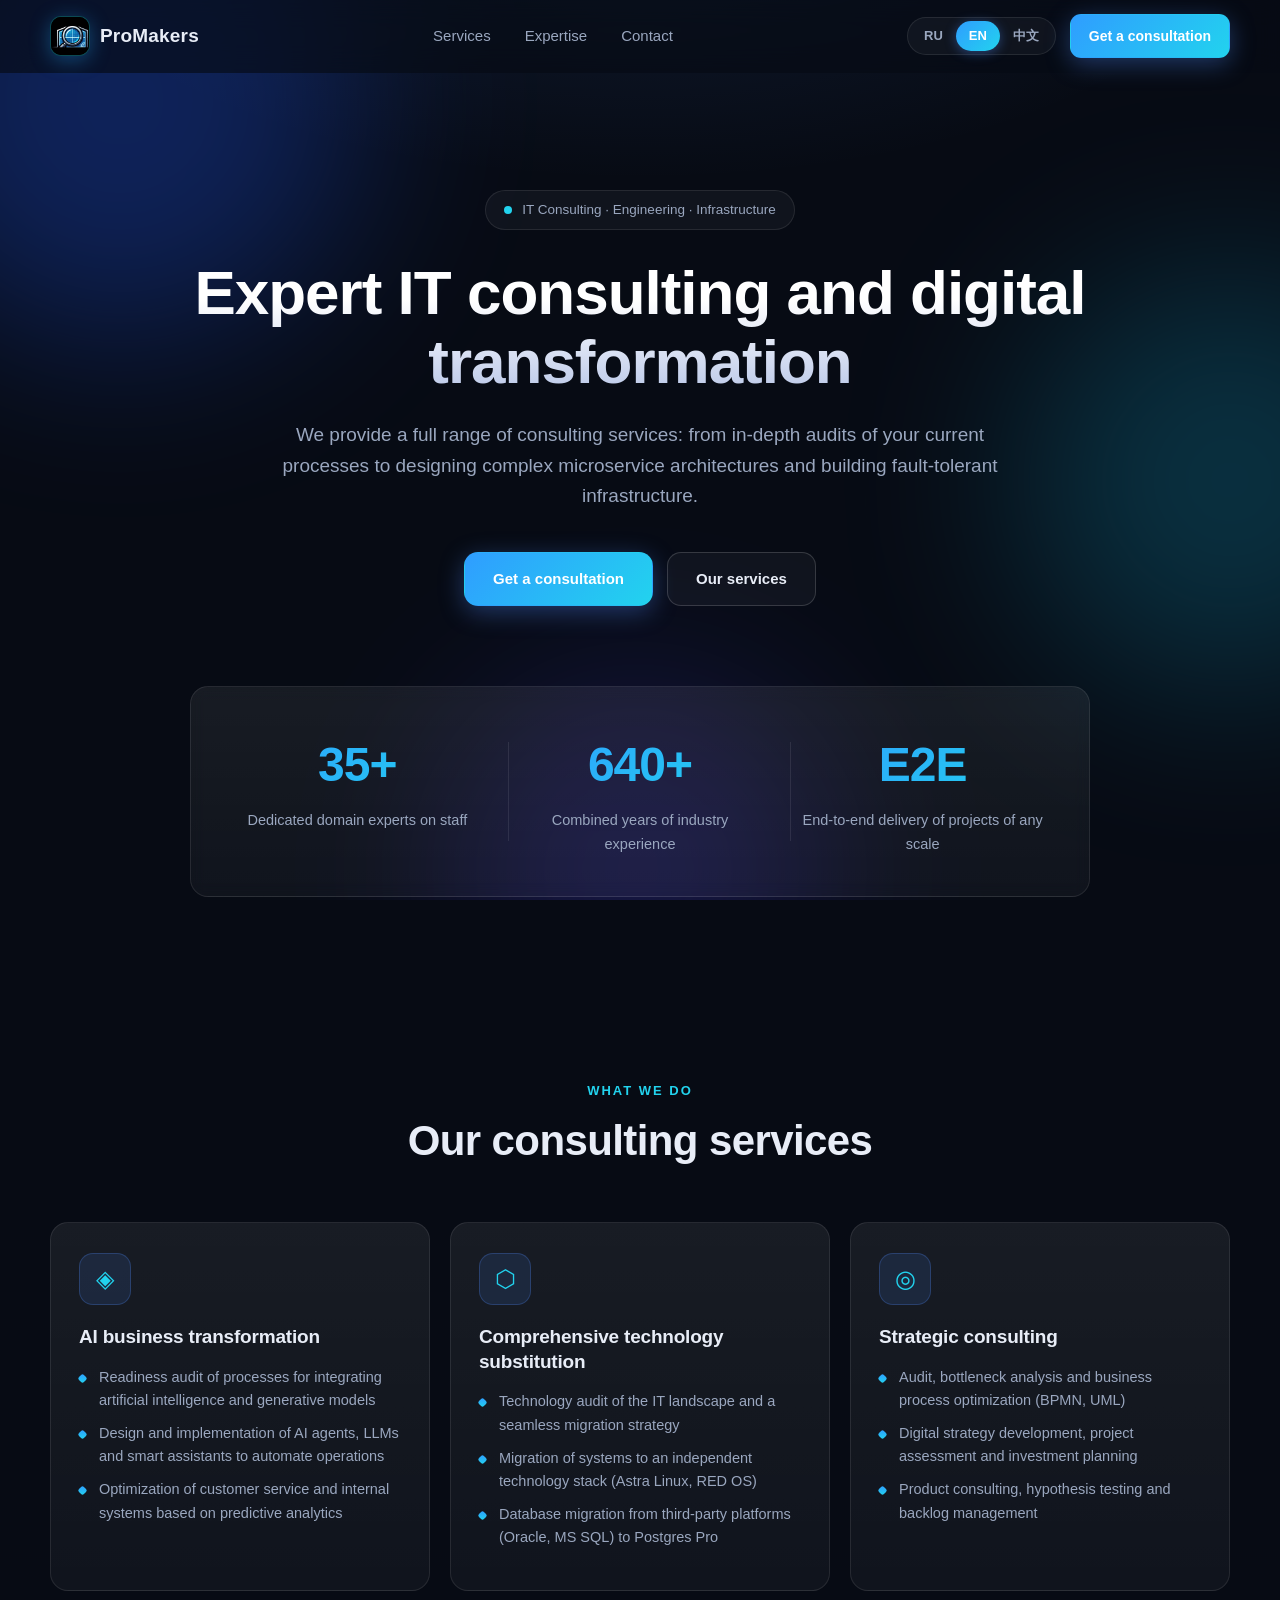
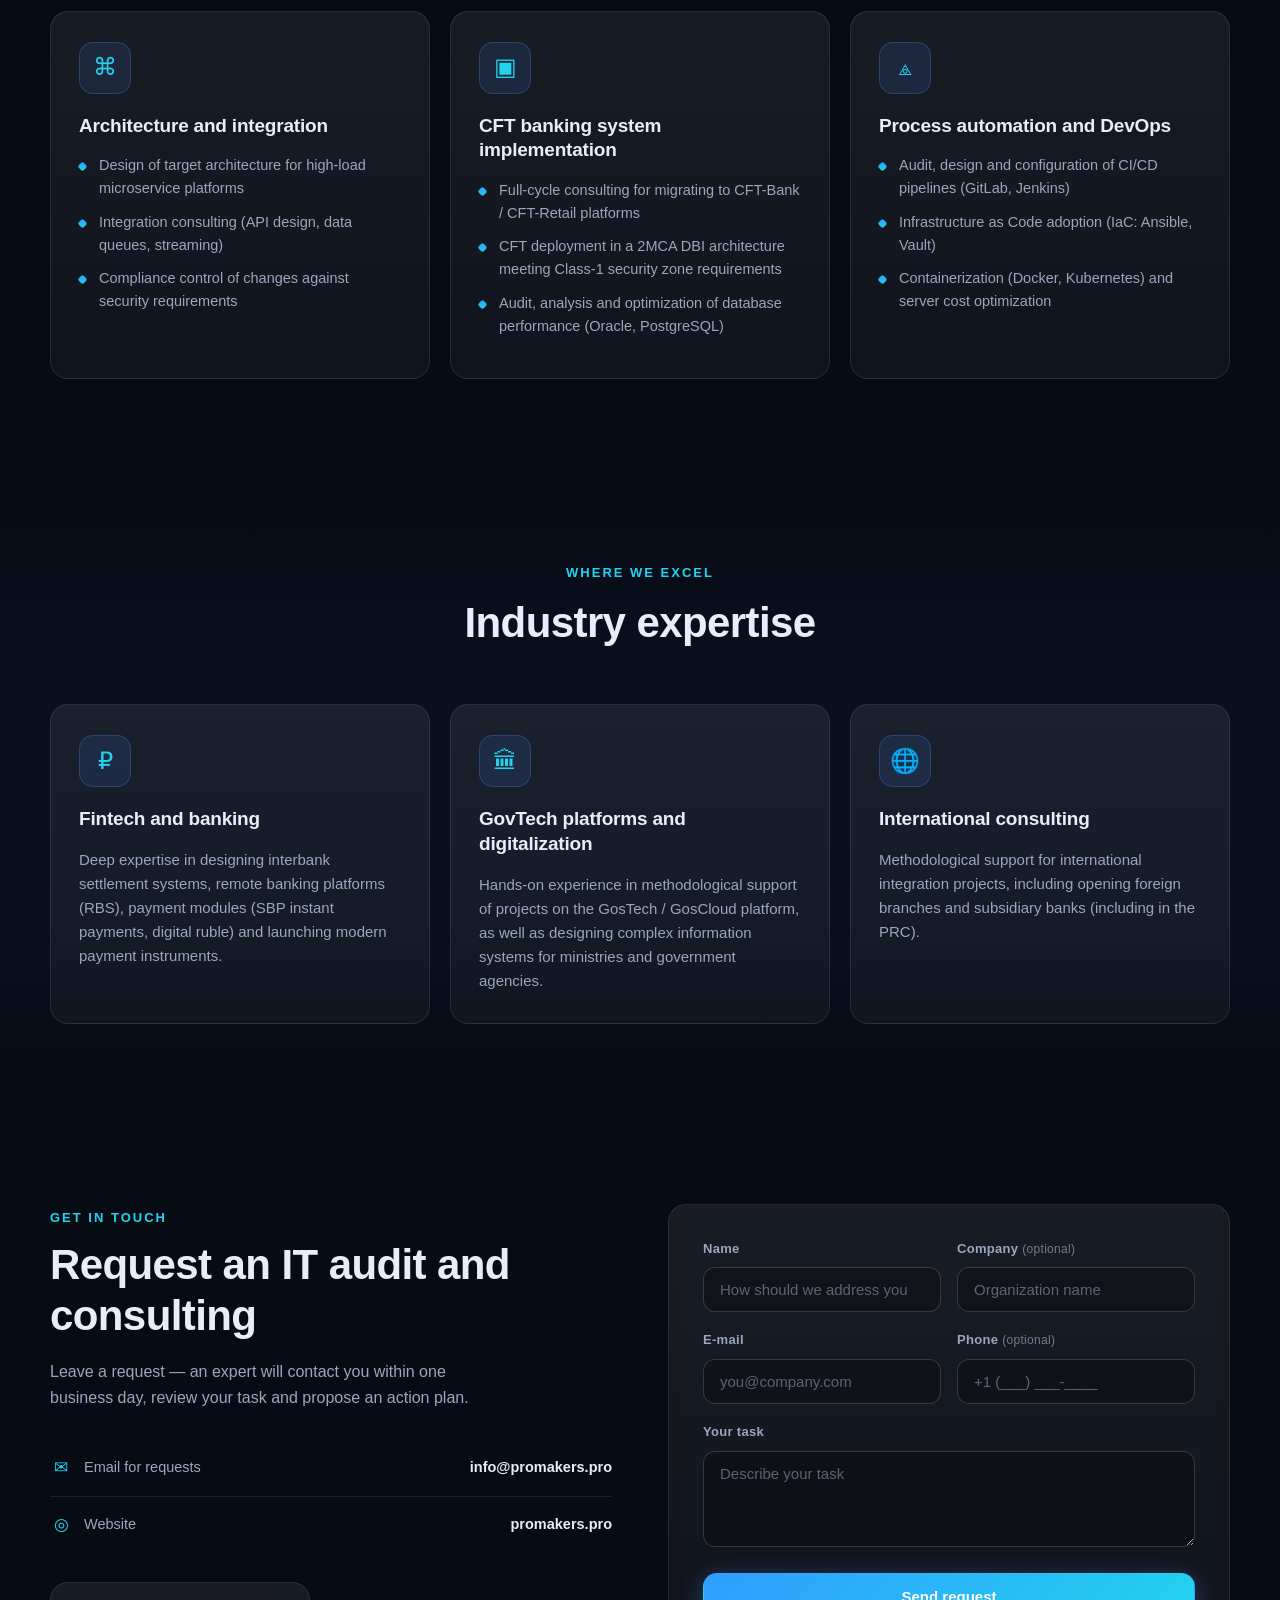
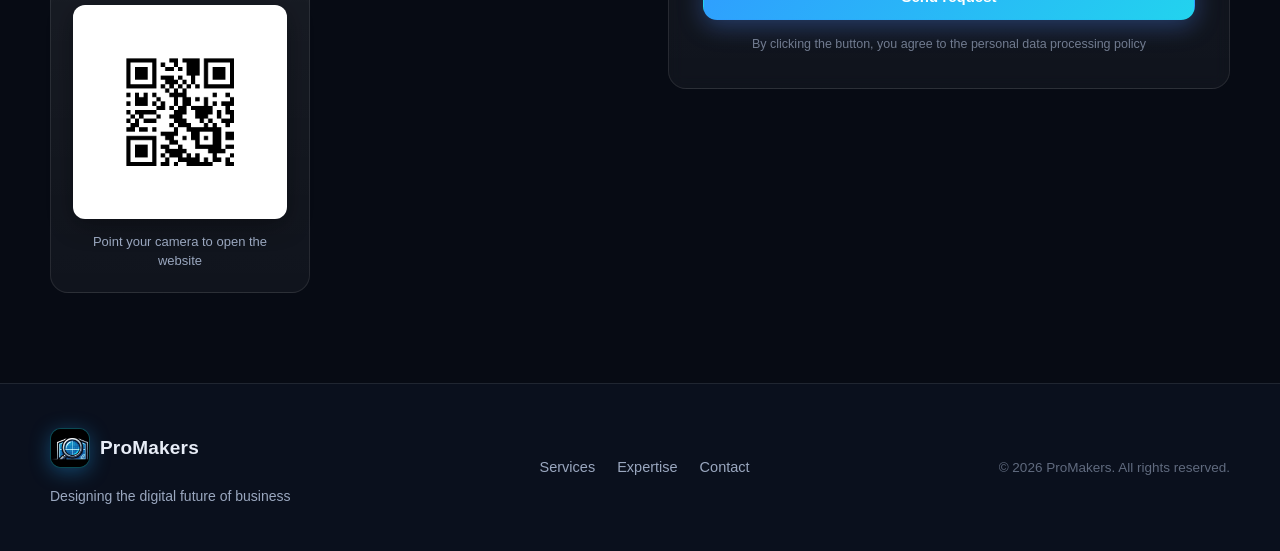
<file: index.html>
<!DOCTYPE html>
<html lang="ru">
<head>
  <meta charset="UTF-8">
  <meta name="viewport" content="width=device-width, initial-scale=1.0">
  <title>ProMakers — IT Consulting &amp; Digital Transformation</title>
  <meta name="description" content="Экспертный IT-консалтинг и цифровая трансформация" id="meta-description">
  <link rel="icon" href="favicon.ico" sizes="any">
  <link rel="icon" type="image/png" sizes="32x32" href="assets/img/favicon-32.png">
  <link rel="apple-touch-icon" href="assets/img/apple-touch-icon.png">
  <meta property="og:type" content="website">
  <meta property="og:title" content="ProMakers — IT Consulting &amp; Digital Transformation">
  <meta property="og:image" content="assets/img/logo-full.png">
  <meta property="og:site_name" content="ProMakers">
  <link rel="preconnect" href="https://fonts.googleapis.com">
  <link rel="stylesheet" href="assets/css/style.css">
</head>
<body>
  <div class="bg-orbs" aria-hidden="true">
    <span class="orb orb-1"></span>
    <span class="orb orb-2"></span>
    <span class="orb orb-3"></span>
  </div>

  <!-- Header -->
  <header class="header" id="header">
    <div class="container header__inner">
      <a href="#top" class="logo">
        <span class="logo__mark"><img src="assets/img/logo-mark.png" alt="ProMakers logo" width="512" height="512"></span>
        <span class="logo__text">ProMakers</span>
      </a>

      <nav class="nav" id="nav">
        <a href="#services" class="nav__link" data-i18n="nav.services">Услуги</a>
        <a href="#industries" class="nav__link" data-i18n="nav.industries">Компетенции</a>
        <a href="#contact" class="nav__link" data-i18n="nav.contact">Контакты</a>
      </nav>

      <div class="header__actions">
        <div class="lang-switch" id="lang-switch" role="group" aria-label="Language / Язык / 语言">
          <button type="button" class="lang-switch__btn is-active" data-lang="ru">RU</button>
          <button type="button" class="lang-switch__btn" data-lang="en">EN</button>
          <button type="button" class="lang-switch__btn" data-lang="zh">中文</button>
        </div>
        <a href="#contact" class="btn btn--primary btn--sm" data-i18n="nav.cta">Получить консультацию</a>
        <button class="burger" id="burger" aria-label="Menu" aria-expanded="false">
          <span></span><span></span><span></span>
        </button>
      </div>
    </div>
  </header>

  <main id="top">
    <!-- Hero -->
    <section class="hero">
      <div class="container hero__inner">
        <div class="hero__badge reveal">
          <span class="pulse-dot"></span>
          <span data-i18n="hero.badge">IT-консалтинг · Разработка · Инфраструктура</span>
        </div>
        <h1 class="hero__title reveal" data-i18n="hero.title">Экспертный IT-консалтинг и&nbsp;цифровая трансформация</h1>
        <p class="hero__subtitle reveal" data-i18n="hero.subtitle">
          Предоставляем полный спектр консалтинговых услуг: от глубокого аудита текущих процессов
          до построения сложной микросервисной архитектуры и выстраивания отказоустойчивой инфраструктуры.
        </p>
        <div class="hero__actions reveal">
          <a href="#contact" class="btn btn--primary" data-i18n="hero.cta">Получить консультацию</a>
          <a href="#services" class="btn btn--ghost" data-i18n="hero.cta2">Наши услуги</a>
        </div>

        <div class="stats reveal">
          <div class="stat">
            <div class="stat__value" data-count="35" data-suffix="+">0</div>
            <div class="stat__label" data-i18n="stats.1.label">Профильных экспертов в штате</div>
          </div>
          <div class="stat">
            <div class="stat__value" data-count="640" data-suffix="+">0</div>
            <div class="stat__label" data-i18n="stats.2.label">Лет суммарного опыта в индустрии</div>
          </div>
          <div class="stat">
            <div class="stat__value">E2E</div>
            <div class="stat__label" data-i18n="stats.3.label">Сопровождение проектов любого масштаба</div>
          </div>
        </div>
      </div>
    </section>

    <!-- Services -->
    <section class="section" id="services">
      <div class="container">
        <div class="section__head reveal">
          <span class="section__eyebrow" data-i18n="services.eyebrow">Что мы делаем</span>
          <h2 class="section__title" data-i18n="services.title">Наши консалтинговые услуги</h2>
        </div>

        <div class="cards">
          <article class="card reveal">
            <div class="card__icon">◈</div>
            <h3 class="card__title" data-i18n="services.1.title">AI-трансформация бизнеса</h3>
            <ul class="card__list">
              <li data-i18n="services.1.item1">Аудит готовности процессов к интеграции искусственного интеллекта и генеративных моделей</li>
              <li data-i18n="services.1.item2">Проектирование и внедрение AI-агентов, LLM и умных ассистентов для автоматизации операций</li>
              <li data-i18n="services.1.item3">Оптимизация клиентского сервиса и внутренних систем на базе предиктивной аналитики</li>
            </ul>
          </article>

          <article class="card reveal">
            <div class="card__icon">⬡</div>
            <h3 class="card__title" data-i18n="services.2.title">Комплексное импортозамещение</h3>
            <ul class="card__list">
              <li data-i18n="services.2.item1">Технологический аудит ИТ-ландшафта и составление стратегии бесшовной миграции</li>
              <li data-i18n="services.2.item2">Перенос систем на независимый стек технологий (Astra Linux, РЕД ОС)</li>
              <li data-i18n="services.2.item3">Миграция баз данных со сторонних платформ (Oracle, MS SQL) на СУБД Postgres Pro</li>
            </ul>
          </article>

          <article class="card reveal">
            <div class="card__icon">◎</div>
            <h3 class="card__title" data-i18n="services.3.title">Стратегический консалтинг</h3>
            <ul class="card__list">
              <li data-i18n="services.3.item1">Аудит, выявление «узких мест» и оптимизация бизнес-процессов (BPMN, UML)</li>
              <li data-i18n="services.3.item2">Разработка цифровых стратегий, оценка проектов и инвестиционное планирование</li>
              <li data-i18n="services.3.item3">Продуктовый консалтинг, тестирование гипотез и управление бэклогами</li>
            </ul>
          </article>

          <article class="card reveal">
            <div class="card__icon">⌘</div>
            <h3 class="card__title" data-i18n="services.4.title">Архитектура и интеграция</h3>
            <ul class="card__list">
              <li data-i18n="services.4.item1">Проектирование целевой архитектуры высоконагруженных микросервисных платформ</li>
              <li data-i18n="services.4.item2">Интеграционный консалтинг (проектирование API, очередей данных, стриминга)</li>
              <li data-i18n="services.4.item3">Комплаенс-контроль изменений на соответствие требованиям безопасности</li>
            </ul>
          </article>

          <article class="card reveal">
            <div class="card__icon">▣</div>
            <h3 class="card__title" data-i18n="services.5.title">Внедрение и оптимизация АБС ЦФТ</h3>
            <ul class="card__list">
              <li data-i18n="services.5.item1">Полный цикл консалтинга при переходе на платформы ЦФТ-Банк / ЦФТ-Ритейл</li>
              <li data-i18n="services.5.item2">Развертывание ЦФТ в архитектуре 2MCA DBI с учетом требований к ЗОКИИ</li>
              <li data-i18n="services.5.item3">Аудит, анализ и оптимизация производительности СУБД (Oracle, PostgreSQL)</li>
            </ul>
          </article>

          <article class="card reveal">
            <div class="card__icon">⟁</div>
            <h3 class="card__title" data-i18n="services.6.title">Автоматизация процессов и DevOps</h3>
            <ul class="card__list">
              <li data-i18n="services.6.item1">Аудит, проектирование и настройка CI/CD пайплайнов (GitLab, Jenkins)</li>
              <li data-i18n="services.6.item2">Внедрение подхода «Инфраструктура как код» (IaC: Ansible, Vault)</li>
              <li data-i18n="services.6.item3">Контейнеризация (Docker, Kubernetes) и оптимизация серверных затрат</li>
            </ul>
          </article>
        </div>
      </div>
    </section>

    <!-- Industries -->
    <section class="section section--alt" id="industries">
      <div class="container">
        <div class="section__head reveal">
          <span class="section__eyebrow" data-i18n="industries.eyebrow">Где мы сильны</span>
          <h2 class="section__title" data-i18n="industries.title">Отраслевые компетенции</h2>
        </div>

        <div class="cards cards--3">
          <article class="card card--flat reveal">
            <div class="card__icon">₽</div>
            <h3 class="card__title" data-i18n="industries.1.title">Финтех и Банковский сектор</h3>
            <p class="card__text" data-i18n="industries.1.text">
              Глубокая экспертиза в проектировании межбанковских расчетов, систем дистанционного
              банковского обслуживания (ДБО), расчетных модулей (СБП, цифровой рубль) и запуске
              современных платежных инструментов.
            </p>
          </article>

          <article class="card card--flat reveal">
            <div class="card__icon">🏛</div>
            <h3 class="card__title" data-i18n="industries.2.title">Госплатформы и Цифровизация</h3>
            <p class="card__text" data-i18n="industries.2.text">
              Практический опыт методологического сопровождения проектов на платформе ГосТех /
              ГосОблако, а также проектирования сложных информационных систем для министерств и ведомств.
            </p>
          </article>

          <article class="card card--flat reveal">
            <div class="card__icon">🌐</div>
            <h3 class="card__title" data-i18n="industries.3.title">Международный консалтинг</h3>
            <p class="card__text" data-i18n="industries.3.text">
              Методологическая поддержка международных интеграционных проектов, включая сопровождение
              процессов открытия зарубежных филиалов и дочерних банков (в т.ч. в КНР).
            </p>
          </article>
        </div>
      </div>
    </section>

    <!-- Contact -->
    <section class="section" id="contact">
      <div class="container contact">
        <div class="contact__info reveal">
          <span class="section__eyebrow" data-i18n="contact.eyebrow">Свяжитесь с нами</span>
          <h2 class="section__title" data-i18n="contact.title">Заказать IT-аудит и консалтинг</h2>
          <p class="contact__text" data-i18n="contact.text">
            Оставьте заявку — эксперт свяжется с вами в течение рабочего дня, проведет первичный
            разбор задачи и предложит план действий.
          </p>
          <ul class="contact__list">
            <li><span class="contact__list-icon">✉</span><span data-i18n="contact.emailLabel">Почта для заявок</span><a href="mailto:info@promakers.pro">info@promakers.pro</a></li>
            <li><span class="contact__list-icon">◎</span><span data-i18n="contact.siteLabel">Сайт</span><a href="https://promakers.pro" target="_blank" rel="noopener">promakers.pro</a></li>
          </ul>

          <div class="qr reveal">
            <div class="qr__img-wrap">
              <img src="assets/img/qr-site.png" alt="QR-код сайта promakers.pro" class="qr__img" width="560" height="560">
            </div>
            <p class="qr__caption" data-i18n="contact.qrCaption">Наведите камеру, чтобы открыть сайт</p>
          </div>
        </div>

        <form class="form reveal" id="contact-form" novalidate>
          <div class="form__row">
            <div class="form__field">
              <label for="f-name" data-i18n="form.name">Имя</label>
              <input type="text" id="f-name" name="name" required data-i18n-ph="form.namePh" placeholder="Как к вам обращаться">
            </div>
            <div class="form__field">
              <label for="f-company"><span data-i18n="form.company">Компания</span> <span class="form__opt" data-i18n="form.optional">(необязательно)</span></label>
              <input type="text" id="f-company" name="company" data-i18n-ph="form.companyPh" placeholder="Название организации">
            </div>
          </div>
          <div class="form__row">
            <div class="form__field">
              <label for="f-email" data-i18n="form.email">E-mail</label>
              <input type="email" id="f-email" name="email" required placeholder="you@company.com">
            </div>
            <div class="form__field">
              <label for="f-phone"><span data-i18n="form.phone">Телефон</span> <span class="form__opt" data-i18n="form.optional">(необязательно)</span></label>
              <input type="tel" id="f-phone" name="phone" autocomplete="tel" data-i18n-ph="form.phonePh" placeholder="+7 (___) ___-__-__">
            </div>
          </div>
          <div class="form__field">
            <label for="f-message" data-i18n="form.message">Задача</label>
            <textarea id="f-message" name="message" rows="4" required data-i18n-ph="form.messagePh" placeholder="Опишите вашу задачу"></textarea>
          </div>
          <button type="submit" class="btn btn--primary btn--block" data-i18n="form.submit">Отправить заявку</button>
          <p class="form__note" data-i18n="form.note">Нажимая кнопку, вы соглашаетесь с политикой обработки персональных данных</p>
          <p class="form__success" id="form-success" hidden data-i18n="form.success">Заявка отправлена! Мы свяжемся с вами в ближайшее время.</p>
        </form>
      </div>
    </section>
  </main>

  <!-- Footer -->
  <footer class="footer">
    <div class="container footer__inner">
      <div class="footer__brand">
        <a href="#top" class="logo">
          <span class="logo__mark"><img src="assets/img/logo-mark.png" alt="ProMakers logo" width="512" height="512"></span>
          <span class="logo__text">ProMakers</span>
        </a>
        <p class="footer__tagline" data-i18n="footer.tagline">Проектируем цифровое будущее бизнеса</p>
      </div>
      <nav class="footer__nav">
        <a href="#services" data-i18n="nav.services">Услуги</a>
        <a href="#industries" data-i18n="nav.industries">Компетенции</a>
        <a href="#contact" data-i18n="nav.contact">Контакты</a>
      </nav>
      <div class="footer__copy">
        © <span id="year">2026</span> ProMakers. <span data-i18n="footer.rights">Все права защищены.</span>
      </div>
    </div>
  </footer>

  <script src="assets/js/i18n.js"></script>
  <script src="assets/js/main.js"></script>
</body>
</html>
</file>
<file: assets/css/style.css>
/* ============================================================
   ProMakers — dark theme
   ============================================================ */
:root {
  --bg: #070b14;
  --bg-2: #0a101d;
  --bg-3: #0d1526;
  --surface: rgba(255, 255, 255, 0.04);
  --surface-2: rgba(255, 255, 255, 0.07);
  --border: rgba(255, 255, 255, 0.09);
  --border-strong: rgba(255, 255, 255, 0.16);
  --text: #e8edf7;
  --text-dim: #9aa7bf;
  --accent: #2f9dff;
  --accent-2: #22d3ee;
  --gradient: linear-gradient(135deg, #2f9dff 0%, #22d3ee 100%);
  --radius: 18px;
  --radius-sm: 12px;
  --font: "Inter", "Segoe UI", -apple-system, "Helvetica Neue", Arial,
          "PingFang SC", "Hiragino Sans GB", "Microsoft YaHei", "Noto Sans SC", sans-serif;
  --shadow: 0 20px 60px rgba(0, 0, 0, 0.45);
}

* { margin: 0; padding: 0; box-sizing: border-box; }

html { scroll-behavior: smooth; }

body {
  background: var(--bg);
  color: var(--text);
  font-family: var(--font);
  font-size: 16px;
  line-height: 1.6;
  overflow-x: hidden;
  -webkit-font-smoothing: antialiased;
}

::selection { background: rgba(79, 140, 255, 0.35); }

.container {
  width: min(1180px, 100% - 48px);
  margin-inline: auto;
}

a { color: inherit; text-decoration: none; }
ul { list-style: none; }
img { max-width: 100%; display: block; }

/* ---------- Background orbs ---------- */
.bg-orbs {
  position: fixed;
  inset: 0;
  z-index: -1;
  overflow: hidden;
  background:
    radial-gradient(ellipse 80% 50% at 50% -10%, rgba(79, 140, 255, 0.12), transparent 60%),
    var(--bg);
}
.orb {
  position: absolute;
  border-radius: 50%;
  filter: blur(90px);
  opacity: 0.35;
  animation: float 18s ease-in-out infinite;
}
.orb-1 { width: 480px; height: 480px; background: #1d4ed8; top: -140px; left: -120px; }
.orb-2 { width: 420px; height: 420px; background: #0e7490; top: 30%; right: -160px; animation-delay: -6s; }
.orb-3 { width: 380px; height: 380px; background: #4338ca; bottom: -160px; left: 35%; animation-delay: -12s; opacity: 0.25; }

@keyframes float {
  0%, 100% { transform: translateY(0) translateX(0); }
  50% { transform: translateY(-40px) translateX(30px); }
}

/* ---------- Header ---------- */
.header {
  position: fixed;
  top: 0; left: 0; right: 0;
  z-index: 100;
  backdrop-filter: blur(14px);
  -webkit-backdrop-filter: blur(14px);
  background: rgba(7, 11, 20, 0.65);
  border-bottom: 1px solid transparent;
  transition: border-color 0.3s, background 0.3s;
}
.header.is-scrolled {
  background: rgba(7, 11, 20, 0.85);
  border-bottom-color: var(--border);
}
.header__inner {
  display: flex;
  align-items: center;
  justify-content: space-between;
  gap: 20px;
  height: 72px;
}

.logo {
  display: inline-flex;
  align-items: center;
  gap: 10px;
  font-weight: 700;
  font-size: 19px;
  letter-spacing: 0.2px;
}
.logo__mark {
  display: grid;
  place-items: center;
  width: 40px; height: 40px;
  border-radius: 11px;
  background: #000;
  border: 1px solid rgba(34, 211, 238, 0.35);
  overflow: hidden;
  box-shadow: 0 4px 20px rgba(34, 170, 255, 0.35);
}
.logo__mark img {
  width: 100%;
  height: 100%;
  object-fit: cover;
  display: block;
}
/* Larger mark on the error page */
.logo__mark--lg { width: 96px; height: 96px; border-radius: 22px; }

.nav { display: flex; gap: 6px; }
.nav__link {
  padding: 8px 14px;
  border-radius: 10px;
  color: var(--text-dim);
  font-size: 15px;
  transition: color 0.2s, background 0.2s;
}
.nav__link:hover { color: var(--text); background: var(--surface-2); }

.header__actions { display: flex; align-items: center; gap: 14px; }

/* Language switch */
.lang-switch {
  display: flex;
  padding: 3px;
  border-radius: 999px;
  background: var(--surface);
  border: 1px solid var(--border);
}
.lang-switch__btn {
  padding: 6px 13px;
  border: 0;
  border-radius: 999px;
  background: transparent;
  color: var(--text-dim);
  font-family: var(--font);
  font-size: 13px;
  font-weight: 600;
  cursor: pointer;
  transition: color 0.2s, background 0.25s, box-shadow 0.25s;
}
.lang-switch__btn:hover { color: var(--text); }
.lang-switch__btn.is-active {
  background: var(--gradient);
  color: #fff;
  box-shadow: 0 2px 12px rgba(79, 140, 255, 0.4);
}

/* Burger (mobile) */
.burger {
  display: none;
  flex-direction: column;
  gap: 5px;
  padding: 8px;
  border: 1px solid var(--border);
  border-radius: 10px;
  background: var(--surface);
  cursor: pointer;
}
.burger span {
  width: 20px; height: 2px;
  background: var(--text);
  border-radius: 2px;
  transition: transform 0.25s, opacity 0.25s;
}
.burger.is-open span:nth-child(1) { transform: translateY(7px) rotate(45deg); }
.burger.is-open span:nth-child(2) { opacity: 0; }
.burger.is-open span:nth-child(3) { transform: translateY(-7px) rotate(-45deg); }

/* ---------- Buttons ---------- */
.btn {
  display: inline-flex;
  align-items: center;
  justify-content: center;
  gap: 8px;
  padding: 14px 28px;
  border: 1px solid transparent;
  border-radius: 14px;
  font-family: var(--font);
  font-size: 15px;
  font-weight: 600;
  cursor: pointer;
  transition: transform 0.2s, box-shadow 0.25s, background 0.25s, border-color 0.25s;
  white-space: nowrap;
}
.btn--primary {
  background: var(--gradient);
  color: #fff;
  box-shadow: 0 6px 24px rgba(79, 140, 255, 0.35);
}
.btn--primary:hover {
  transform: translateY(-2px);
  box-shadow: 0 10px 32px rgba(79, 140, 255, 0.5);
}
.btn--ghost {
  background: var(--surface);
  border-color: var(--border-strong);
  color: var(--text);
}
.btn--ghost:hover { background: var(--surface-2); transform: translateY(-2px); }
.btn--sm { padding: 10px 18px; font-size: 14px; border-radius: 11px; }
.btn--block { width: 100%; }

/* ---------- Hero ---------- */
.hero {
  padding: 190px 0 90px;
  position: relative;
}
.hero__inner { text-align: center; max-width: 900px; }

.hero__badge {
  display: inline-flex;
  align-items: center;
  gap: 10px;
  padding: 8px 18px;
  border-radius: 999px;
  background: var(--surface);
  border: 1px solid var(--border);
  color: var(--text-dim);
  font-size: 13.5px;
  margin-bottom: 28px;
}
.pulse-dot {
  width: 8px; height: 8px;
  border-radius: 50%;
  background: var(--accent-2);
  box-shadow: 0 0 0 0 rgba(34, 211, 238, 0.6);
  animation: pulse 2s infinite;
}
@keyframes pulse {
  0% { box-shadow: 0 0 0 0 rgba(34, 211, 238, 0.55); }
  70% { box-shadow: 0 0 0 10px rgba(34, 211, 238, 0); }
  100% { box-shadow: 0 0 0 0 rgba(34, 211, 238, 0); }
}

.hero__title {
  font-size: clamp(34px, 5.4vw, 62px);
  line-height: 1.12;
  font-weight: 800;
  letter-spacing: -1px;
  margin-bottom: 24px;
  background: linear-gradient(180deg, #ffffff 30%, #b9c7e8 100%);
  -webkit-background-clip: text;
  background-clip: text;
  -webkit-text-fill-color: transparent;
}
.hero__subtitle {
  font-size: clamp(16px, 1.6vw, 19px);
  color: var(--text-dim);
  max-width: 720px;
  margin: 0 auto 40px;
}
.hero__actions {
  display: flex;
  justify-content: center;
  gap: 14px;
  flex-wrap: wrap;
  margin-bottom: 80px;
}

/* Stats */
.stats {
  display: grid;
  grid-template-columns: repeat(3, 1fr);
  gap: 18px;
  padding: 34px;
  border-radius: var(--radius);
  background: linear-gradient(180deg, var(--surface-2), var(--surface));
  border: 1px solid var(--border);
  backdrop-filter: blur(8px);
}
.stat { text-align: center; padding: 6px 12px; position: relative; }
.stat + .stat::before {
  content: "";
  position: absolute;
  left: 0; top: 15%;
  height: 70%;
  width: 1px;
  background: var(--border);
}
.stat__value {
  font-size: clamp(34px, 4vw, 48px);
  font-weight: 800;
  letter-spacing: -1px;
  background: var(--gradient);
  -webkit-background-clip: text;
  background-clip: text;
  -webkit-text-fill-color: transparent;
  margin-bottom: 6px;
  font-variant-numeric: tabular-nums;
}
.stat__label { color: var(--text-dim); font-size: 14.5px; }

/* ---------- Sections ---------- */
.section { padding: 90px 0; }
.section--alt {
  background: linear-gradient(180deg, transparent, rgba(79, 140, 255, 0.04) 30%, rgba(79, 140, 255, 0.04) 70%, transparent);
}
.section__head { text-align: center; max-width: 680px; margin: 0 auto 56px; }
.section__eyebrow {
  display: inline-block;
  font-size: 13px;
  font-weight: 700;
  letter-spacing: 2px;
  text-transform: uppercase;
  color: var(--accent-2);
  margin-bottom: 14px;
}
.section__title {
  font-size: clamp(28px, 3.6vw, 42px);
  font-weight: 800;
  letter-spacing: -0.6px;
  line-height: 1.2;
}

/* ---------- Cards ---------- */
.cards {
  display: grid;
  grid-template-columns: repeat(3, 1fr);
  gap: 20px;
}
.cards--3 { grid-template-columns: repeat(3, 1fr); }

.card {
  position: relative;
  padding: 30px 28px;
  border-radius: var(--radius);
  background: linear-gradient(180deg, var(--surface-2), var(--surface));
  border: 1px solid var(--border);
  transition: transform 0.25s, border-color 0.25s, box-shadow 0.25s;
  overflow: hidden;
}
.card::after {
  content: "";
  position: absolute;
  inset: 0;
  background: radial-gradient(420px circle at var(--mx, 50%) var(--my, 0%), rgba(79, 140, 255, 0.12), transparent 45%);
  opacity: 0;
  transition: opacity 0.3s;
  pointer-events: none;
}
.card:hover { transform: translateY(-6px); border-color: var(--border-strong); box-shadow: var(--shadow); }
.card:hover::after { opacity: 1; }

.card__icon {
  display: grid;
  place-items: center;
  width: 52px; height: 52px;
  border-radius: 14px;
  background: rgba(79, 140, 255, 0.12);
  border: 1px solid rgba(79, 140, 255, 0.25);
  color: var(--accent-2);
  font-size: 24px;
  margin-bottom: 20px;
}
.card__title {
  font-size: 19px;
  font-weight: 700;
  letter-spacing: -0.2px;
  margin-bottom: 16px;
  line-height: 1.3;
}
.card__list li {
  position: relative;
  padding-left: 20px;
  color: var(--text-dim);
  font-size: 14.5px;
  margin-bottom: 10px;
}
.card__list li::before {
  content: "";
  position: absolute;
  left: 0; top: 9px;
  width: 7px; height: 7px;
  border-radius: 2px;
  background: var(--gradient);
  transform: rotate(45deg);
}
.card__text { color: var(--text-dim); font-size: 15px; }
.card--flat { text-align: left; }

/* ---------- Contact ---------- */
.contact {
  display: grid;
  grid-template-columns: 1fr 1fr;
  gap: 56px;
  align-items: start;
}
.contact .section__eyebrow { margin-bottom: 12px; }
.contact .section__title { margin-bottom: 18px; }
.contact__text { color: var(--text-dim); margin-bottom: 30px; max-width: 440px; }

.contact__list li {
  display: flex;
  align-items: center;
  gap: 12px;
  padding: 14px 0;
  border-bottom: 1px solid var(--border);
  color: var(--text-dim);
  font-size: 14.5px;
}
.contact__list li:last-child { border-bottom: 0; }
.contact__list-icon { color: var(--accent-2); font-size: 17px; width: 22px; text-align: center; }
.contact__list a {
  margin-left: auto;
  color: var(--text);
  font-weight: 600;
  transition: color 0.2s;
}
.contact__list a:hover { color: var(--accent-2); }

/* Form */
.form {
  padding: 34px;
  border-radius: var(--radius);
  background: linear-gradient(180deg, var(--surface-2), var(--surface));
  border: 1px solid var(--border);
  backdrop-filter: blur(8px);
}
.form__row {
  display: grid;
  grid-template-columns: 1fr 1fr;
  gap: 16px;
}
.form__field { margin-bottom: 18px; }
.form__field label {
  display: block;
  font-size: 13px;
  font-weight: 600;
  color: var(--text-dim);
  margin-bottom: 8px;
  letter-spacing: 0.3px;
}
.form__field input,
.form__field textarea {
  width: 100%;
  padding: 13px 16px;
  border-radius: var(--radius-sm);
  border: 1px solid var(--border-strong);
  background: rgba(0, 0, 0, 0.25);
  color: var(--text);
  font-family: var(--font);
  font-size: 15px;
  outline: none;
  transition: border-color 0.2s, box-shadow 0.2s;
  resize: vertical;
}
.form__field input::placeholder,
.form__field textarea::placeholder { color: rgba(154, 167, 191, 0.55); }
.form__field input:focus,
.form__field textarea:focus {
  border-color: var(--accent);
  box-shadow: 0 0 0 4px rgba(79, 140, 255, 0.15);
}
.form__note {
  margin-top: 14px;
  font-size: 12.5px;
  color: rgba(154, 167, 191, 0.7);
  text-align: center;
}
.form__success {
  margin-top: 14px;
  padding: 12px 16px;
  border-radius: var(--radius-sm);
  background: rgba(34, 197, 94, 0.12);
  border: 1px solid rgba(34, 197, 94, 0.35);
  color: #4ade80;
  font-size: 14px;
  text-align: center;
}

/* ---------- Footer ---------- */
.footer {
  border-top: 1px solid var(--border);
  background: var(--bg-2);
  padding: 44px 0;
}
.footer__inner {
  display: flex;
  align-items: center;
  justify-content: space-between;
  gap: 28px;
  flex-wrap: wrap;
}
.footer__tagline { color: var(--text-dim); font-size: 14px; margin-top: 10px; }
.footer__nav { display: flex; gap: 22px; }
.footer__nav a { color: var(--text-dim); font-size: 14.5px; transition: color 0.2s; }
.footer__nav a:hover { color: var(--text); }
.footer__copy { color: rgba(154, 167, 191, 0.6); font-size: 13.5px; }

/* ---------- Reveal animation ---------- */
.reveal {
  opacity: 0;
  transform: translateY(28px);
  transition: opacity 0.7s ease, transform 0.7s ease;
}
.reveal.is-visible {
  opacity: 1;
  transform: translateY(0);
}

@media (prefers-reduced-motion: reduce) {
  .reveal { opacity: 1; transform: none; transition: none; }
  .orb { animation: none; }
  html { scroll-behavior: auto; }
}

/* ---------- Responsive ---------- */
@media (max-width: 1024px) {
  .cards { grid-template-columns: repeat(2, 1fr); }
  .cards--3 { grid-template-columns: repeat(3, 1fr); }
}

@media (max-width: 860px) {
  .contact { grid-template-columns: 1fr; gap: 40px; }
  .cards, .cards--3 { grid-template-columns: 1fr; }
  .stats { grid-template-columns: 1fr; padding: 26px; }
  .stat + .stat::before {
    left: 15%; right: 15%; top: 0;
    width: auto; height: 1px;
  }
  .nav {
    position: fixed;
    top: 72px; left: 0; right: 0;
    flex-direction: column;
    padding: 16px 24px 24px;
    background: rgba(7, 11, 20, 0.97);
    border-bottom: 1px solid var(--border);
    backdrop-filter: blur(16px);
    transform: translateY(-130%);
    transition: transform 0.3s ease;
  }
  .nav.is-open { transform: translateY(0); }
  .nav__link { padding: 12px 14px; font-size: 16px; }
  .burger { display: flex; }
  .header__actions .btn { display: none; }
  .hero { padding: 150px 0 70px; }
  .hero__actions { margin-bottom: 56px; }
  .section { padding: 64px 0; }
  .footer__inner { flex-direction: column; text-align: center; }
}

@media (max-width: 480px) {
  .container { width: calc(100% - 32px); }
  .lang-switch__btn { padding: 5px 10px; font-size: 12px; }
  .hero__actions .btn { width: 100%; }
  .form { padding: 24px 20px; }
  .form__row { grid-template-columns: 1fr; gap: 0; }
}

/* ---------- Error page (404) ---------- */
.error {
  min-height: 100vh;
  min-height: 100dvh;
  display: flex;
  flex-direction: column;
  align-items: center;
  justify-content: center;
  text-align: center;
  padding: 48px 24px;
  position: relative;
}
.error__logo { margin-bottom: 42px; }
.error__code {
  font-size: clamp(90px, 18vw, 170px);
  font-weight: 800;
  line-height: 1;
  letter-spacing: -4px;
  background: var(--gradient);
  -webkit-background-clip: text;
  background-clip: text;
  -webkit-text-fill-color: transparent;
  filter: drop-shadow(0 0 34px rgba(34, 170, 255, 0.35));
  animation: codeFloat 5s ease-in-out infinite;
}
@keyframes codeFloat {
  0%, 100% { transform: translateY(0); }
  50% { transform: translateY(-12px); }
}
.error__title {
  font-size: clamp(22px, 3vw, 30px);
  font-weight: 700;
  margin: 22px 0 12px;
  letter-spacing: -0.3px;
}
.error__text {
  color: var(--text-dim);
  max-width: 460px;
  margin-bottom: 36px;
  font-size: 16px;
}
.error__actions {
  display: flex;
  gap: 14px;
  flex-wrap: wrap;
  justify-content: center;
}

/* ---------- QR code (contacts) ---------- */
.qr {
  margin-top: 30px;
  padding: 22px;
  border-radius: var(--radius);
  background: linear-gradient(180deg, var(--surface-2), var(--surface));
  border: 1px solid var(--border);
  text-align: center;
  max-width: 260px;
}
.qr__img-wrap {
  padding: 10px;
  border-radius: var(--radius-sm);
  background: #fff;
  box-shadow: 0 6px 24px rgba(0, 0, 0, 0.35);
}
.qr__img {
  width: 100%;
  height: auto;
  display: block;
}
.qr__caption {
  margin-top: 14px;
  font-size: 13px;
  color: var(--text-dim);
  line-height: 1.45;
}

/* Optional-field marker */
.form__opt {
  font-weight: 400;
  color: rgba(154, 167, 191, 0.7);
  font-size: 12px;
}
</file>
